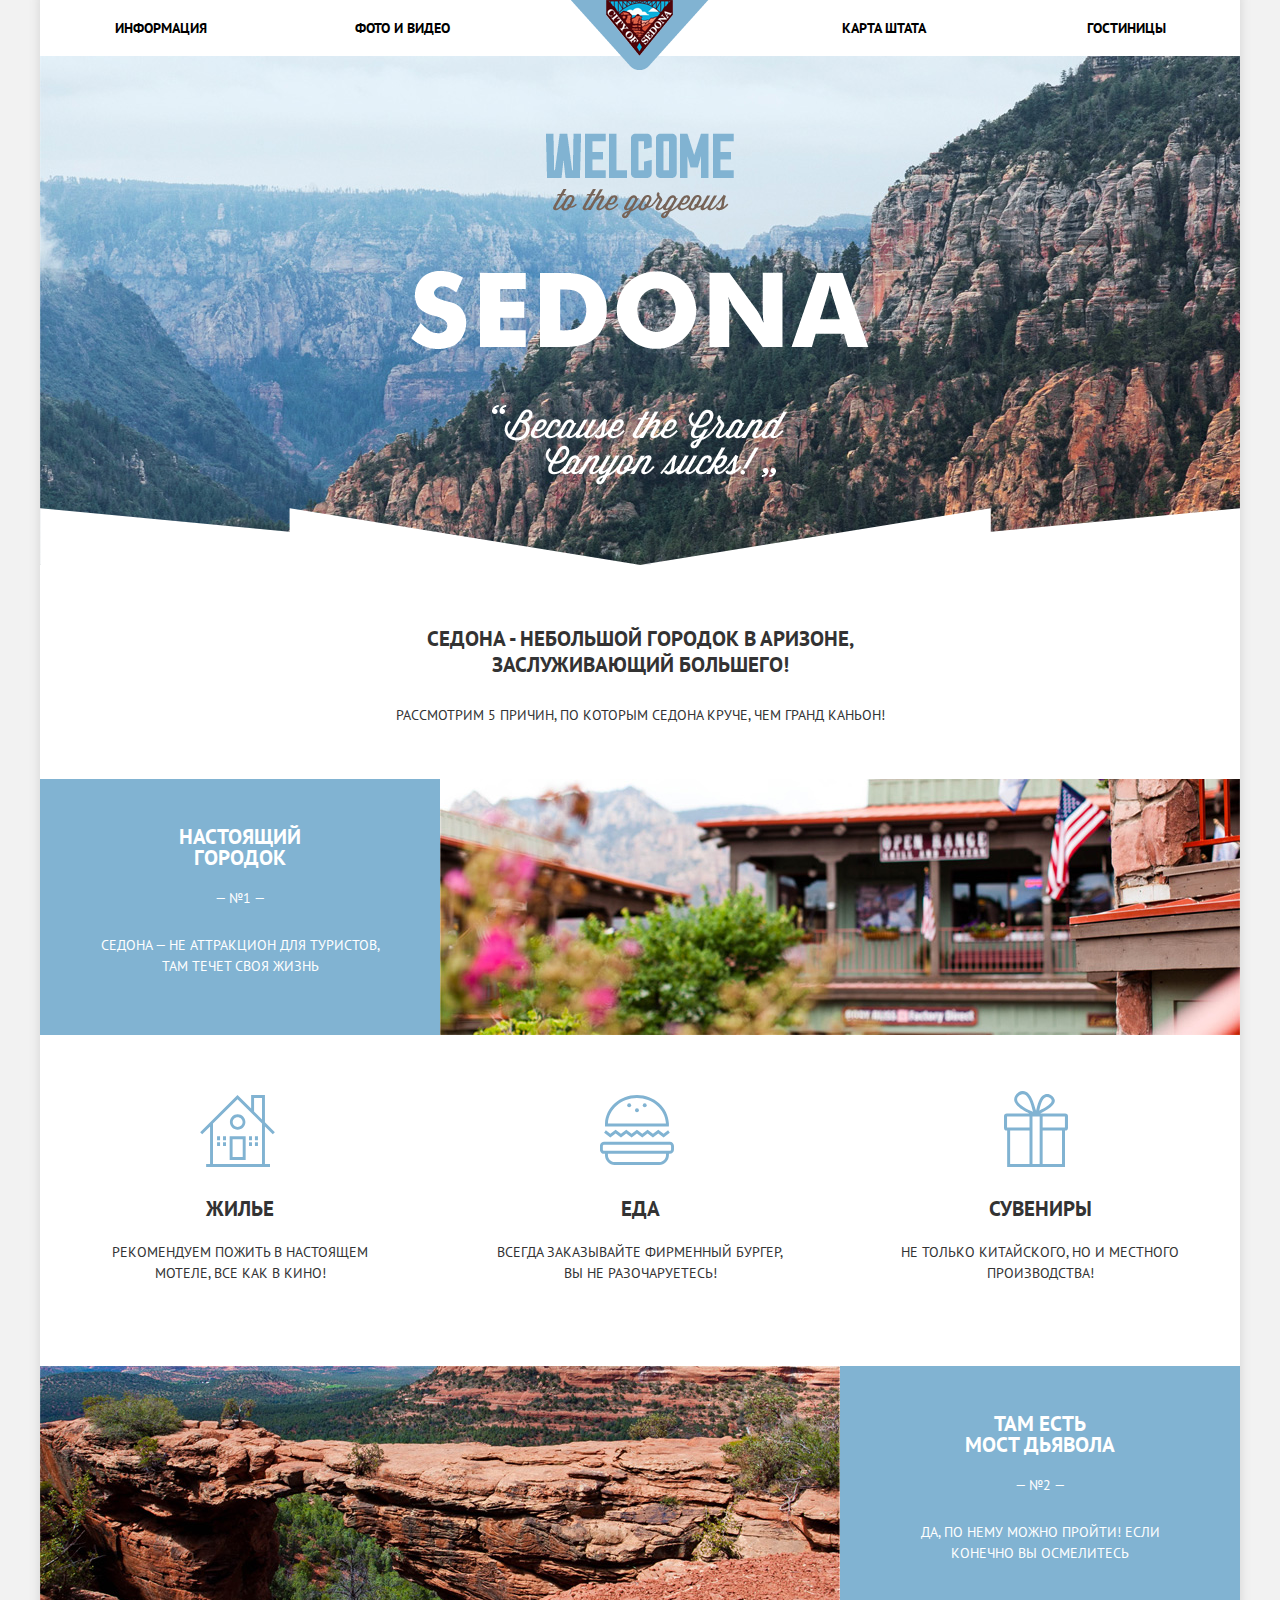
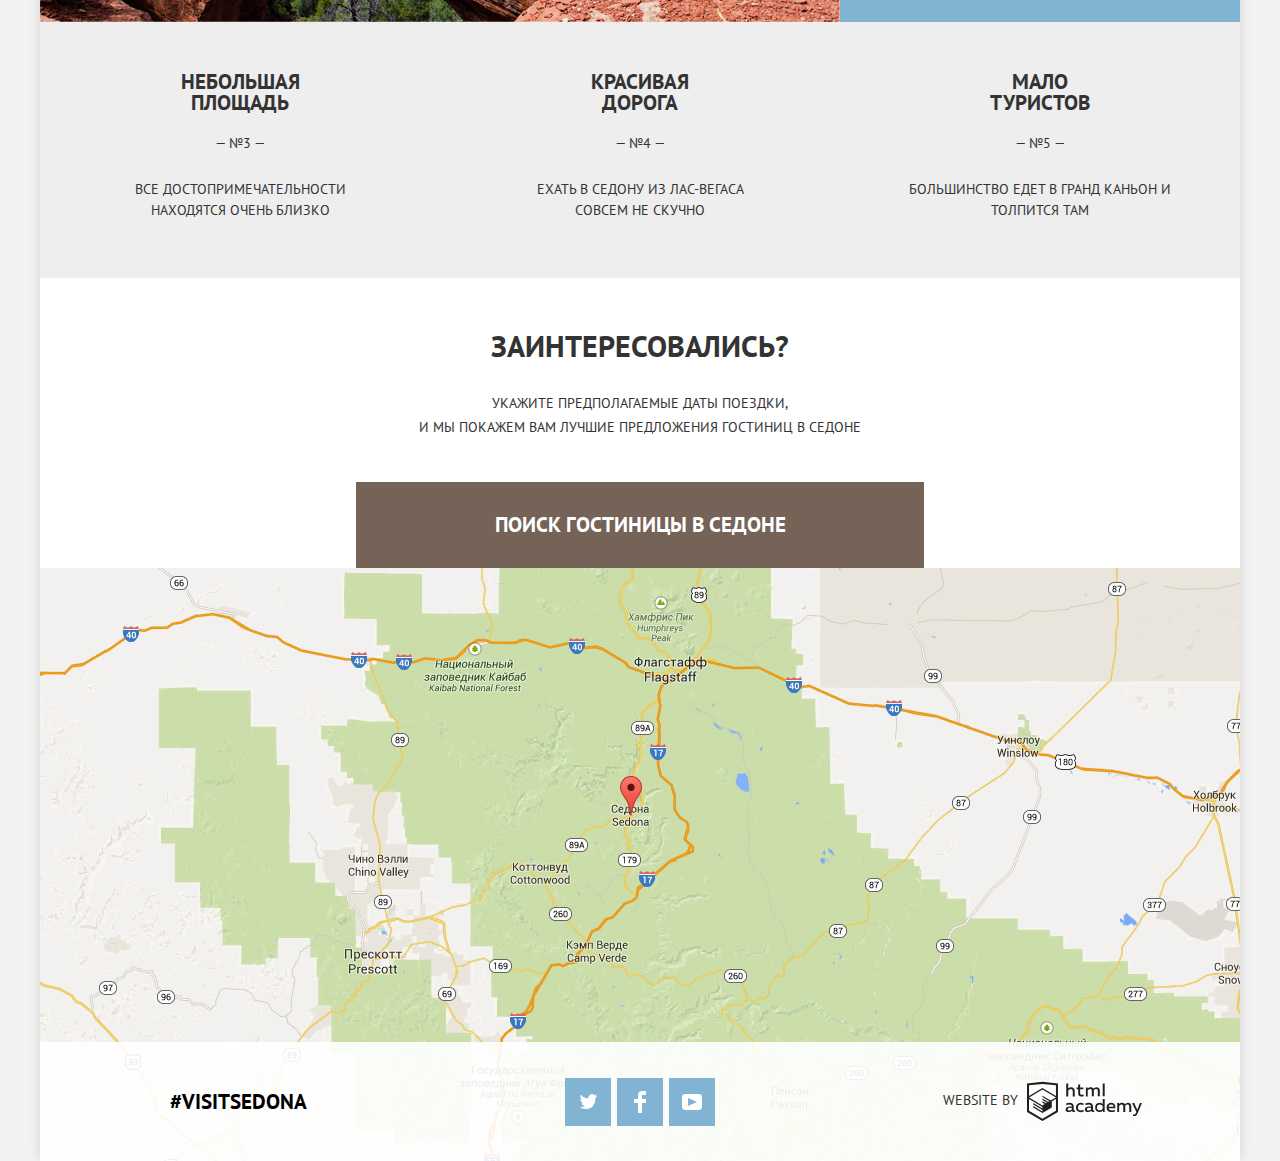
<file: index.html>
<!DOCTYPE html>
<html lang="ru">

  <head>
    <meta charset="utf-8">
    <title>HTML Academy: Седона</title>
    <link href="https://fonts.googleapis.com/css?family=PT+Sans:400,700&amp;subset=cyrillic" rel="stylesheet">
    <link href="css/normalize.css" rel="stylesheet">
    <link href="css/style.min.css" rel="stylesheet">
  </head>

  <body>
    <div class="main-wrapper">
      <header class="main-header">
        <nav class="main-navigation">
          <a class="main-header-logo">
            <span class="visually-hidden">Логотип города Седона</span>
            <img src="img/logo.png" width="138" height="70" alt="Логотип города Sedona">
          </a>
          <ul class="site-navigation">
            <li><a href="info.html">Информация</a></li>
            <li><a href="photo-video.html">Фото и видео</a></li>
            <li><a href="map-state.html">Карта штата</a></li>
            <li><a href="hotels.html">Гостиницы</a></li>
          </ul>
        </nav>
        <div class="promo">
          <img class="promo-title" src="img/promo-text.png" width="458" height="352" alt="welcome to the georgeous because the grand canyon sucks">
        </div>
      </header>
      <main class="main-content">
        <h1 class="visually-hidden">Город Sedona</h1>
        <header class="definition">
          <p class="definition-title">Седона - небольшой городок в аризоне, заслуживающий большего!</p>
          <p class="definition-reason">
          Рассмотрим 5 причин, по которым Седона круче, чем гранд каньон!</p>
        </header>
        <div class="reason">
          <div class="reason-wrapper">
            <b>Настоящий городок</b>
            <p class="reason-item">— №1 —</p>
            <p class="reason-item">Седона — не аттракцион для туристов, там течет своя жизнь</p>
          </div>
          <img src="img/first-reason-image.jpg" alt="Жилье в Седоне" width="800" height="256">
        </div>
        <div class="features">
          <ul class="features-list">
            <li class="features-item">
              <b class="housing">Жилье</b>
              <p>Рекомендуем пожить в настоящем мотеле, все как в кино!</p>
            </li>
            <li class="features-item">
              <b class="food">Еда</b>
              <p>Всегда заказывайте фирменный бургер, Вы не разочаруетесь!</p>
            </li>
            <li class="features-item">
              <b class="souvenirs">Сувениры</b>
              <p>Не только китайского, но и местного производства!</p>
            </li>
          </ul>
        </div>
        <div class="reason bridge">
          <div class="reason-wrapper">
            <b><span>Там есть</span> мост дьявола</b>
            <p class="reason-item">— №2 —</p>
            <p class="reason-item">Да, по нему можно пройти! Если конечно вы осмелитесь</p>
          </div>
          <img src="img/second-reason-image.jpg" alt="Горы Седоны" width="800" height="256">
        </div>
        <div class="short-reasons">
          <ul class="short-reasons-list">
            <li class="short-reasons-item">
              <b>Небольшая площадь</b>
              <p>— №3 —</p>
              <p>все достопримечательности находятся очень близко</p>
            </li>
            <li class="short-reasons-item">
              <b>Красивая дорога</b>
              <p>— №4 —</p>
              <p>ехать в седону из лас-вегаса совсем не скучно</p>
            </li>
            <li class="short-reasons-item">
              <b>Мало туристов</b>
              <p>— №5 —</p>
              <p>большинство едет в гранд каньон и толпится там</p>
            </li>
          </ul>
        </div>
        <section class="proposal">
          <div class="proposal-conditions">
            <h2>Заинтересовались?</h2>
            <p><span>Укажите предполагаемые даты поездки,</span>и мы покажем вам лучшие предложения гостиниц в седоне</p>
            <button class="proposal-button" type="button">Поиск гостиницы в Седоне</button>
          </div>
          <div class="trip">
            <form method="get" action="https://echo.htmlacademy.ru">
              <p class="check">
                <label class="trip-title" for="check-in">Дата заезда:</label>
                <button type="button" class="icon-calendar-in">
                  <span class="visually-hidden">выбрать дату</span>
                  <svg xmlns="http://www.w3.org/2000/svg" width="21" height="22" viewBox="0 0 21 22"><path d="M19.251 2.025h-2.845V.648c0-.381-.294-.689-.656-.689-.363 0-.656.308-.656.689v1.377h-3.938V.648c0-.381-.294-.689-.655-.689-.363 0-.657.308-.657.689v1.377H5.906V.648c0-.381-.294-.689-.656-.689-.363 0-.657.308-.657.689v1.377H1.75C.784 2.025 0 2.847 0 3.862v16.302C0 21.179.784 22 1.75 22h17.501c.966 0 1.749-.821 1.749-1.836V3.862c0-1.015-.783-1.837-1.749-1.837zm.437 18.139a.448.448 0 0 1-.437.459H1.75a.45.45 0 0 1-.438-.459V3.862a.45.45 0 0 1 .438-.459h2.844v1.378c0 .381.294.689.657.689.362 0 .656-.308.656-.689V3.403h3.938v1.378c0 .381.294.689.657.689.361 0 .655-.308.655-.689V3.403h3.938v1.378c0 .381.293.689.656.689.362 0 .656-.308.656-.689V3.403h2.845c.241 0 .437.206.437.459v16.302z"/><path d="M4.594 8.225h2.625v2.066H4.594zM4.594 11.668h2.625v2.067H4.594zM4.594 15.112h2.625v2.066H4.594zM9.188 15.112h2.625v2.066H9.188zM9.188 11.668h2.625v2.067H9.188zM9.188 8.225h2.625v2.066H9.188zM13.781 15.112h2.625v2.066h-2.625zM13.781 11.668h2.625v2.067h-2.625zM13.781 8.225h2.625v2.066h-2.625z"/>
                  </svg>
                </button>
                <input class="check-input" type="text" name="check-in" placeholder="24 апреля 2017" id="check-in">
              </p>
              <p class="check out">
                <label class="trip-title" for="check-out">Дата выезда:</label>
                <button type="button" class="icon-calendar-out">
                  <span class="visually-hidden">выбрать дату</span>
                  <svg xmlns="http://www.w3.org/2000/svg" width="21" height="22" viewBox="0 0 21 22"><path d="M19.251 2.025h-2.845V.648c0-.381-.294-.689-.656-.689-.363 0-.656.308-.656.689v1.377h-3.938V.648c0-.381-.294-.689-.655-.689-.363 0-.657.308-.657.689v1.377H5.906V.648c0-.381-.294-.689-.656-.689-.363 0-.657.308-.657.689v1.377H1.75C.784 2.025 0 2.847 0 3.862v16.302C0 21.179.784 22 1.75 22h17.501c.966 0 1.749-.821 1.749-1.836V3.862c0-1.015-.783-1.837-1.749-1.837zm.437 18.139a.448.448 0 0 1-.437.459H1.75a.45.45 0 0 1-.438-.459V3.862a.45.45 0 0 1 .438-.459h2.844v1.378c0 .381.294.689.657.689.362 0 .656-.308.656-.689V3.403h3.938v1.378c0 .381.294.689.657.689.361 0 .655-.308.655-.689V3.403h3.938v1.378c0 .381.293.689.656.689.362 0 .656-.308.656-.689V3.403h2.845c.241 0 .437.206.437.459v16.302z"/><path d="M4.594 8.225h2.625v2.066H4.594zM4.594 11.668h2.625v2.067H4.594zM4.594 15.112h2.625v2.066H4.594zM9.188 15.112h2.625v2.066H9.188zM9.188 11.668h2.625v2.067H9.188zM9.188 8.225h2.625v2.066H9.188zM13.781 15.112h2.625v2.066h-2.625zM13.781 11.668h2.625v2.067h-2.625zM13.781 8.225h2.625v2.066h-2.625z"/>
                  </svg>
                </button>
                <input class="check-input" type="text" name="check-out" placeholder="4 июля 2017" id="check-out">
              </p>
              <div class="quantity-block">
                <p class="quantity">
                  <label class="trip-title" for="adult">Взрослые:</label>
                  <button type="button" class="trip-title-button minus">
                    <span class="visually-hidden">меньше</span>
                    <svg width="15" height="15">
                      <line x1="1" y1="10" x2="13" y2="10" stroke-width="3"/>
                    </svg>
                  </button>
                  <input class="quantity-input" type="text" name="adult" value="2" id="adult">
                  <button type="button" class="trip-title-button">
                    <span class="visually-hidden">больше</span>
                    <svg width="15" height="15">
                      <line x1="1" y1="9" x2="13" y2="9" stroke-width="3" />
                      <line x1="7" y1="3" x2="7" y2="15" stroke-width="3" />
                    </svg>
                  </button>
                </p>
                <p class="quantity children">
                  <label class="trip-title" for="children">Дети:</label>
                  <button type="button" class="trip-title-button minus">
                    <span class="visually-hidden">меньше</span>
                    <svg width="15" height="15">
                      <line x1="1" y1="10" x2="13" y2="10" stroke-width="3"/>
                    </svg>
                  </button>
                  <input class="quantity-input" type="text" id="children" value="0" name="children">
                  <button type="button" class="trip-title-button">
                    <span class="visually-hidden">больше</span>
                    <svg width="15" height="15">
                      <line x1="1" y1="9" x2="13" y2="9" stroke-width="3" />
                      <line x1="7" y1="3" x2="7" y2="15" stroke-width="3" />
                    </svg>
                  </button>
                </p>
              </div>
              <button type="submit" class="trip-find-button">Найти</button>
            </form>
          </div>
        </section>
      </main>
      <footer class="main-footer">
        <section class="map">
          <h2 class="visually-hidden">Как до нас добраться</h2>
          <div class="map-interactive">
            <iframe src="https://www.google.com/maps/embed?pb=!1m14!1m8!1m3!1d3352651.3641537316!2d-111.795138!3d34.854378!3m2!1i1024!2i768!4f13.1!3m3!1m2!1s0x872da132f942b00d%3A0x5548c523fa6c8efd!2z0KHQtdC00L7QvdCwLCDQkNGA0LjQt9C-0L3QsCA4NjMzNiwg0KHQqNCQ!5e0!3m2!1sru!2sru!4v1522266431979" width="1200" height="593" allowfullscreen>
            </iframe>
            <figure class="reason-image">
              <img src="img/map.jpg" alt="США, штат Аризона, город Седона" width="1200" height="593">
            </figure>
          </div>
        </section>
        <section class="main-footer-contacts">
          <h2 class="visually-hidden">Наши контакты</h2>
          <a class="footer-heshteg" href="visit-sedona.html">#visitsedona</a>
          <ul class="footer-social">
            <li>
              <a class="social-button twitter" href="twitter.html">
                <span class="visually-hidden">twitter</span>
                <svg xmlns="http://www.w3.org/2000/svg" xmlns:xlink="http://www.w3.org/1999/xlink" width="17" height="15" viewBox="0 0 17 15"><path fill="#FFF" d="M10.95.144c1.685-.496 2.984.27 3.577 1.179.673-.231 1.331-.481 2.011-.708a2.345 2.345 0 0 1-.857 1.768c.685.17 1.304-.491 1.304-.491-.169 1-1.006 1.788-1.563 2.024-.231 6.75-3.175 11.217-10.077 11.082h-.446c-.41 0-4.164-.46-4.898-1.887 2.271.196 3.893-.422 4.693-1.177-.96-.3-2.679-.477-2.979-2.95.349.106.564.228 1.19.119C1.705 8.247.374 7.53.448 5.33c.285.328 1.067.536 1.34.472C1.085 5.561-.182 2.442.894.85c1.818 1.854 3.735 3.606 7.152 3.773C8.254 2.33 9.183.793 10.95.144z"/>
                </svg>
              </a>
            </li>
            <li>
              <a class="social-button facebook" href="facebook.html">
                <span class="visually-hidden">facebook</span>
                <svg xmlns="http://www.w3.org/2000/svg" width="12" height="22" viewBox="0 0 12 22"><path fill="#FFF" d="M12 4V0H8a4 4 0 0 0-4 4v4H0v4h4v10h4V12h4V8H8V4h4z"/>
                </svg>
              </a>
            </li>
            <li>
              <a class="social-button youtube" href="youtube.html">
                <span class="visually-hidden">youtube</span>
                <svg xmlns="http://www.w3.org/2000/svg" xmlns:xlink="http://www.w3.org/1999/xlink" width="20" height="16" viewBox="0 0 20 16"><path fill="#FFF" d="M17 0H3C1.35 0 0 1.35 0 3v10c0 1.65 1.35 3 3 3h14c1.65 0 3-1.35 3-3V3c0-1.65-1.35-3-3-3zM6.027 11.998V4.002L15.014 8l-8.987 3.998z"/>
                </svg>
              </a>
            </li>
          </ul>
          <div class="footer-made">
            <b>website by</b>
            <a class="button" href="https://htmlacademy.ru/intensive/htmlcss">
              <svg id="Layer_1" data-name="Layer 1" xmlns="http://www.w3.org/2000/svg" width="115" height="41" viewBox="0 0 108.08 36.85">
                <title>HTML Academy</title>
                <path d="M44.61,26.88a2,2,0,0,0,.55-0.1v1.33a3.25,3.25,0,0,1-1.18.21,1.67,1.67,0,0,1-1.67-1,4.84,4.84,0,0,1-3.14,1.08c-1.51,0-2.91-.83-2.91-2.55,0-2.13,2-2.79,3.71-2.79a11.08,11.08,0,0,1,2.17.25v-0.3c0-1-.76-1.77-2.19-1.77a7.42,7.42,0,0,0-3,.64v-1.7a10.21,10.21,0,0,1,3.19-.55c2.36,0,3.81,1.12,3.81,3.65v3a0.54,0.54,0,0,0,.49.59h0.17Zm-6.44-1.13A1.35,1.35,0,0,0,39.63,27h0.11a3.39,3.39,0,0,0,2.41-1V24.58a9.72,9.72,0,0,0-1.81-.21c-1,0-2.16.33-2.16,1.38h0Zm12.36-6.11a5,5,0,0,1,2.57.64V22a4.08,4.08,0,0,0-2.3-.7,2.75,2.75,0,1,0,0,5.49,5,5,0,0,0,2.43-.64v1.71a6.27,6.27,0,0,1-2.76.57A4.21,4.21,0,0,1,46,24.51q0-.21,0-0.41a4.32,4.32,0,0,1,4.18-4.46h0.38Zm12.17,7.24a2,2,0,0,0,.55-0.1v1.33a3.25,3.25,0,0,1-1.18.21,1.67,1.67,0,0,1-1.67-1,4.84,4.84,0,0,1-3.14,1.08c-1.51,0-2.91-.83-2.91-2.55,0-2.13,2-2.79,3.71-2.79a11.08,11.08,0,0,1,2.17.25v-0.3c0-1-.76-1.77-2.19-1.77a7.42,7.42,0,0,0-3,.64v-1.7a10.21,10.21,0,0,1,3.19-.55c2.36,0,3.81,1.12,3.81,3.65v3a0.54,0.54,0,0,0,.49.59h0.17Zm-6.44-1.13A1.35,1.35,0,0,0,57.73,27h0.11a3.39,3.39,0,0,0,2.41-1V24.58a9.72,9.72,0,0,0-1.81-.21c-1.06,0-2.16.33-2.16,1.38h0ZM73,16V28.2H71.35V26.88a3.88,3.88,0,0,1-3.19,1.54,4.4,4.4,0,0,1,0-8.78,3.81,3.81,0,0,1,3,1.3V16H73Zm-4.53,5.22a2.76,2.76,0,1,0,0,5.52A2.86,2.86,0,0,0,71.15,25V23A2.91,2.91,0,0,0,68.49,21.27ZM79,19.64c3.31,0,4.46,2.68,3.92,5.09H76.7c0.21,1.5,1.67,2.11,3.19,2.11a6.11,6.11,0,0,0,2.64-.59v1.6a7.14,7.14,0,0,1-3,.57C77,28.42,74.78,27,74.78,24a4.18,4.18,0,0,1,4-4.39H79Zm0.09,1.54a2.28,2.28,0,0,0-2.44,2.1v0.06H81.3A2,2,0,0,0,79.13,21.18Zm5.73,7V19.87h1.65v1a3.81,3.81,0,0,1,2.78-1.27A2.86,2.86,0,0,1,91.89,21a4.12,4.12,0,0,1,2.91-1.33A3.06,3.06,0,0,1,98,23V28.2h-1.9V23.05a1.59,1.59,0,0,0-1.42-1.75H94.42a2.8,2.8,0,0,0-2.07,1.12V28.2h-1.9V23.05A1.59,1.59,0,0,0,89,21.31H88.8a3,3,0,0,0-2.21,1.29v5.63H84.86Zm21.31-8.33h1.9l-3.91,9.46c-0.9,2.17-2.09,2.86-3.35,2.86a4.76,4.76,0,0,1-1.1-.14V30.46a2.86,2.86,0,0,0,.85.12c0.9,0,1.58-.64,2.07-1.9l0.17-.42-4-8.4h2l2.86,6.29ZM38.73,1.46V6.22a3.81,3.81,0,0,1,2.7-1.14,3.25,3.25,0,0,1,3.44,3.4v5.15H43V8.72a1.81,1.81,0,0,0-1.61-2h-0.3a2.93,2.93,0,0,0-2.32,1.39v5.52h-1.9V1.46h1.9ZM49.94,2.31v3h3V6.91h-3v3.81c0,1.1.5,1.46,1.58,1.46a4.49,4.49,0,0,0,1.69-.33v1.6A6.8,6.8,0,0,1,51,13.8a2.55,2.55,0,0,1-2.86-2.74V6.89H46.58V5.26h1.5V2.74Zm5.4,11.31V5.28H57v1A3.81,3.81,0,0,1,59.77,5a2.86,2.86,0,0,1,2.6,1.33A4.12,4.12,0,0,1,65.28,5,3.06,3.06,0,0,1,68.44,8.4v5.21h-1.9V8.46a1.59,1.59,0,0,0-1.42-1.75H64.89a2.8,2.8,0,0,0-2.07,1.12v5.78h-1.9V8.46A1.59,1.59,0,0,0,59.5,6.71H59.27A3,3,0,0,0,57.06,8v5.63H55.34ZM71.17,1.45H73V13.6H71.17V1.45ZM14.71,0H14.55L0,1.54V28.21l14.55,8.66,14.55-8.66V1.54Zm12.5,27.1L14.55,34.64,1.9,27.12V16.18l12.59,7.5V25L5.86,19.9v1.31l8.68,5.21v1.39L5.87,22.65V24l8.68,5.21,8.75-5.24V18.31L27.2,16V27.12Zm0-12.53-3.48,2-1.6,1L14.51,13v1.31L21,18.23H21l-0.14.09-1,.54-5.37-3.2V17l4.24,2.52-1,.67-3.2-1.9v1.31l2.1,1.24L14.5,22.1,2,14.65,14.51,7.11Zm0-1.32L14.49,5.76,1.91,13.25v-10L14.56,1.92,27.21,3.25v10h0Z" transform="translate(0 -0.02)" fill="#231f20"/>
              </svg>
            </a>
          </div>
        </section>
      </footer>
    </div>
    <script src="js/picturefill.js" async></script>
    <script src="js/popup.min.js"></script>
  </body>

</html>
</file>
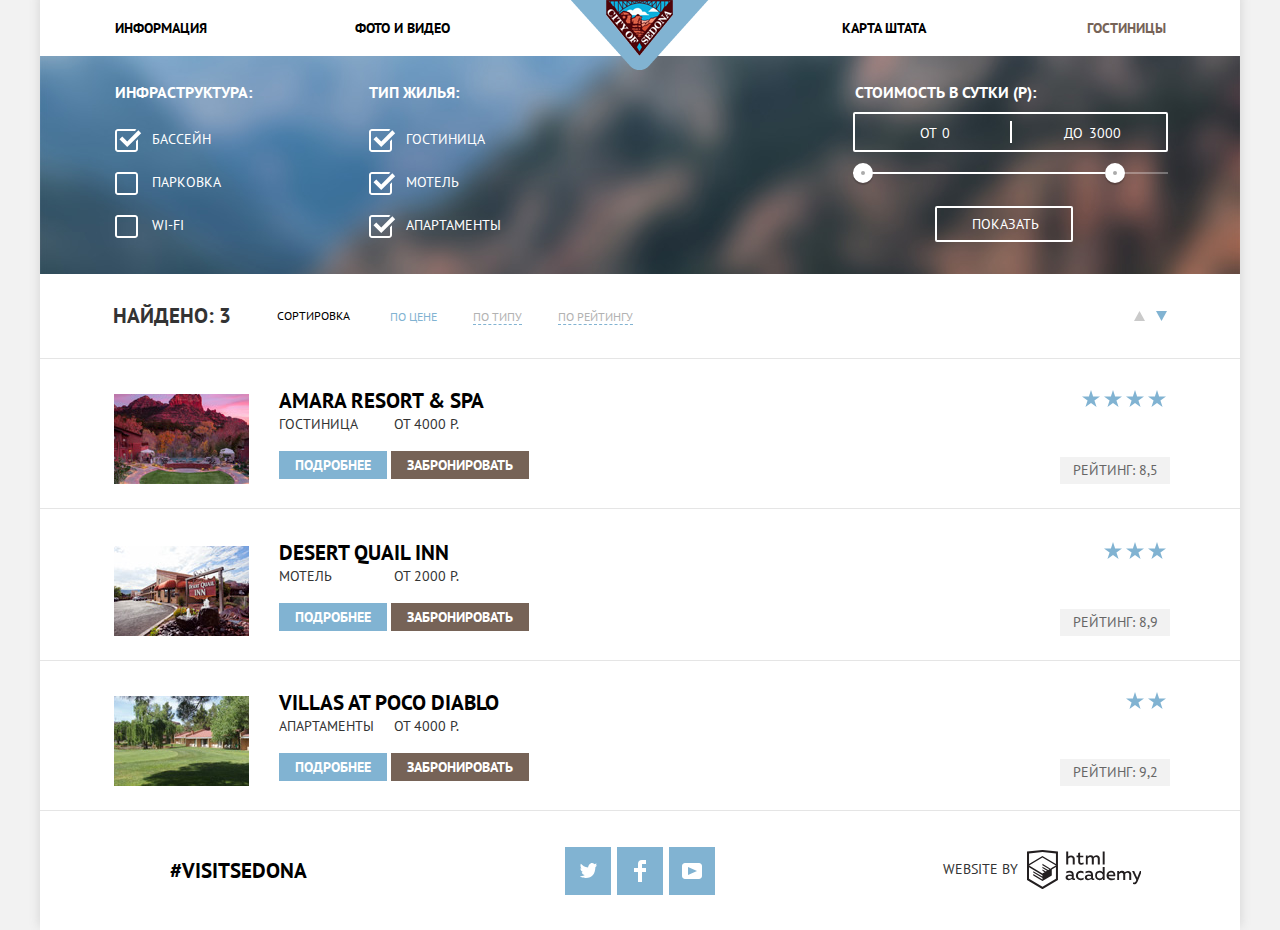
<file: hotels.html>
<!DOCTYPE html>
<html lang="ru">

<head>
  <meta charset="utf-8">
  <title>"HTML Academy: Гостиницы Седоны"</title>
  <link href="https://fonts.googleapis.com/css?family=PT+Sans:400,700&amp;subset=cyrillic" rel="stylesheet">
  <link href="css/normalize.css" rel="stylesheet">
  <link href="css/style.min.css" rel="stylesheet">
</head>

<body>
  <div class="main-wrapper">
    <header class="main-header">
      <nav class="main-navigation">
        <a href="index.html" class="main-header-logo">
          <span class="visually-hidden">Логотип города Седона</span>
          <img src="img/logo.png" width="138" height="70" alt="Логотип города Sedona">
        </a>
        <ul class="site-navigation">
          <li><a href="info.html">Информация</a></li>
          <li><a href="photo-video.html">Фото и видео</a></li>
          <li><a href="map-state.html">Карта штата</a></li>
          <li><a class="link-active" href="hotels.html">Гостиницы</a></li>
        </ul>
      </nav>
    </header>
      <main class="main-content">
        <h1 class="visually-hidden">Подбор отелей</h1>
        <section class="filters">
          <h2 class="visually-hidden">Фильтр отелей по категориям</h2>
          <form class="filter" method="get" action="https://echo.htmlacademy.ru">
            <div class="filter-wrap">
              <fieldset class="caption">
                <legend>Инфраструктура:</legend>
                  <ul class="filter-infrastructure">
                    <li class="filter-checkbox">
                      <input class="filter-input filter-input-checkbox" type="checkbox" name="pool" id="filter-checkbox-pool" checked>
                      <label for="filter-checkbox-pool">Бассейн</label>
                    </li>
                    <li class="filter-checkbox">
                      <input class="filter-input filter-input-checkbox" type="checkbox" name="parking" id="filter-checkbox-parking">
                      <label for="filter-checkbox-parking">Парковка</label>
                    </li>
                    <li class="filter-checkbox">
                      <input class="filter-input filter-input-checkbox" type="checkbox" name="wi-fi" id="filter-checkbox-wi-fi">
                    <label for="filter-checkbox-wi-fi">Wi-Fi</label>
                    </li>
                  </ul>
              </fieldset>
            </div>
            <div class="filter-wrap-housing">
              <fieldset class="caption">
                <legend>Тип жилья:</legend>
                <ul class="filter-housing">
                  <li class="filter-checkbox">
                    <input class="filter-input filter-input-checkbox" type="checkbox" name="hotel" id="filter-checkbox-hotel" checked>
                    <label for="filter-checkbox-hotel">Гостиница</label>
                  </li>
                  <li class="filter-checkbox">
                    <input class="filter-input filter-input-checkbox" type="checkbox" name="motel" id="filter-checkbox-motel" checked >
                    <label for="filter-checkbox-motel">Мотель</label>
                  </li>
                  <li class="filter-checkbox">
                    <input class="filter-input filter-input-checkbox" type="checkbox" name="apartment" id="filter-checkbox-apartment" checked>
                    <label for="filter-checkbox-apartment">Апартаменты</label>
                  </li>
                </ul>
              </fieldset>
            </div>
            <div class="filter-range">
              <div class="filter-range-title">Стоимость в сутки (р):</div>
              <div class="price-controls">
                <label class="min-price">от <input type="text" name="min-price" value="0"></label>
                <label class="max-price">до <input type="text" name="max-price" value="3000"></label>
              </div>
              <div class="range-controls">
                <div class="scale">
                  <div class="bar"></div>
                </div>
                <div class="range-toggle range-toggle-min"></div>
                <div class="range-toggle range-toggle-max"></div>
              </div>
              <a class="btn-transparent" href="filter.html">Показать</a>
            </div>
          </form>
        </section>
        <section class="hotels">
          <div class="sorting">
            <p class="sorting-results">Найдено: 3</p>
            <p class="sorting-head">Сортировка</p>
            <ul class="sorting-list">
              <li><a class="sorting-link active" href="price.html">По цене</a></li>
              <li><a class="sorting-link" href="type.html">По типу</a></li>
              <li><a class="sorting-link" href="rating.html">По рейтингу</a></li>
            </ul>
            <div class="sorting-arrows">
              <a href="sorting-arrow-up.html" class="sorting-arrow-up" aria-label="Стрелка вверх">
                <span class="visually-hidden">сортировка по наибольшему</span>
                <svg xmlns="http://www.w3.org/2000/svg" width="11" height="10" viewBox="0 0 11 10"><path fill="#cacaca" d="M5.5 0L0 10h11z"/>
                </svg>
              </a>
              <a href="sorting-arrow-down.html" class="sorting-arrow-down active" aria-label="Стрелка вниз">
                <span class="visually-hidden">сортировка по наименьшему</span>
                <svg xmlns="http://www.w3.org/2000/svg" width="11" height="10" viewBox="0 0 11 10"><path fill="#cacaca" d="M5.5 10L0 0h11"/>
                </svg>
              </a>
            </div>
            </div>
              <h2 class="visually-hidden">Список отелей</h2>
              <ul class="hotels-list">
                <li class="hotels-item">
                  <p class="hotels-item-image">
                    <a href="hotels-item.html">
                      <span class="visually-hidden">Отель Amara Resort and Spa</span>
                      <img src="img/amara-hotel.jpg" width="135" height="90" alt="Отель Amara Resort and Spa">
                    </a>
                  </p>
                  <div class="hotels-wrap">
                    <a href="amara-hotel.html" class="hotels-title"><h3>Amara Resort & Spa</h3></a>
                    <p class="hotels-item-motel-price">
                      <span>Гостиница</span>
                      <span>от 4000 р.</span>
                    </p>
                    <p class="hotels-item-buttons">
                      <a href="#" class="btn-further">Подробнее</a>
                      <a href="#" class="btn-reserve">Забронировать</a>
                    </p>
                  </div>
                  <div class="hotel-rating">
                    <div class="rating-stars" aria-label="4 звезды">
                      <i class="icon-star"></i>
                      <i class="icon-star"></i>
                      <i class="icon-star"></i>
                      <i class="icon-star"></i>
                    </div>
                    <p class="rating-numbers">Рейтинг: 8,5</p>
                  </div>
                </li>
                <li class="hotels-item">
                  <p class="hotels-item-image">
                    <a href="hotels-item.html">
                      <span class="visually-hidden">Мотель Desert Quail Inn</span>
                      <img src="img/desert-hotel.jpg" width="135" height="90" alt="Мотель Desert Quail Inn">
                    </a>
                  </p>
                  <div class="hotels-wrap">
                    <a href="desert-hotel.html" class="hotels-title"><h3>Desert Quail Inn</h3></a>
                    <p class="hotels-item-motel-price">
                      <span>Мотель</span>
                      <span>от 2000 р.</span>
                    </p>
                    <p class="hotels-item-buttons">
                      <a href="#" class="btn-further">Подробнее</a>
                      <a href="#" class="btn-reserve">Забронировать</a>
                    </p>
                  </div>
                  <div class="hotel-rating">
                    <div class="rating-stars" aria-label="2 звезды">
                      <i class="icon-star"></i>
                      <i class="icon-star"></i>
                      <i class="icon-star"></i>
                    </div>
                    <p class="rating-numbers">Рейтинг: 8,9</p>
                  </div>
                </li>
                <li class="hotels-item">
                  <p class="hotels-item-image">
                    <a href="hotels-item.html">
                      <span class="visually-hidden">Апартаменты Villas at Poco Diablo</span>
                      <img src="img/villas-hotel.jpg" width="135" height="90" alt="Апартаменты Villas at Poco Diablo">
                    </a>
                  </p>
                  <div class="hotels-wrap">
                    <a href="villas-hotel.html" class="hotels-title"><h3>Villas at Poco Diablo</h3></a>
                    <p class="hotels-item-motel-price">
                      <span>Апартаменты</span>
                      <span>от 4000 р.</span>
                    </p>
                    <p class="hotels-item-buttons">
                      <a href="#" class="btn-further">Подробнее</a>
                      <a href="#" class="btn-reserve">Забронировать</a>
                    </p>
                  </div>
                  <div class="hotel-rating">
                    <div class="rating-stars" aria-label="3 звезды">
                      <i class="icon-star"></i>
                      <i class="icon-star"></i>
                    </div>
                    <p class="rating-numbers">Рейтинг: 9,2</p>
                  </div>
                </li>
              </ul>
            </section>
          </main>
          <footer class="main-footer-contacts">
            <a class="footer-heshteg" href="visit-sedona.html">#visitsedona</a>
            <ul class="footer-social">
              <li>
                <a class="social-button twitter" href="twitter.html">
                  <span class="visually-hidden">twitter</span>
                  <svg xmlns="http://www.w3.org/2000/svg" xmlns:xlink="http://www.w3.org/1999/xlink" width="17" height="15" viewBox="0 0 17 15"><path fill="#FFF" d="M10.95.144c1.685-.496 2.984.27 3.577 1.179.673-.231 1.331-.481 2.011-.708a2.345 2.345 0 0 1-.857 1.768c.685.17 1.304-.491 1.304-.491-.169 1-1.006 1.788-1.563 2.024-.231 6.75-3.175 11.217-10.077 11.082h-.446c-.41 0-4.164-.46-4.898-1.887 2.271.196 3.893-.422 4.693-1.177-.96-.3-2.679-.477-2.979-2.95.349.106.564.228 1.19.119C1.705 8.247.374 7.53.448 5.33c.285.328 1.067.536 1.34.472C1.085 5.561-.182 2.442.894.85c1.818 1.854 3.735 3.606 7.152 3.773C8.254 2.33 9.183.793 10.95.144z"/>
                  </svg>
                </a>
              </li>
              <li>
                <a class="social-button facebook" href="facebook.html">
                  <span class="visually-hidden">facebook</span>
                  <svg xmlns="http://www.w3.org/2000/svg" width="12" height="22" viewBox="0 0 12 22"><path fill="#FFF" d="M12 4V0H8a4 4 0 0 0-4 4v4H0v4h4v10h4V12h4V8H8V4h4z"/>
                  </svg>
                </a>
              </li>
              <li>
                <a class="social-button youtube" href="youtube.html">
                  <span class="visually-hidden">youtube</span>
                  <svg xmlns="http://www.w3.org/2000/svg" xmlns:xlink="http://www.w3.org/1999/xlink" width="20" height="16" viewBox="0 0 20 16"><path fill="#FFF" d="M17 0H3C1.35 0 0 1.35 0 3v10c0 1.65 1.35 3 3 3h14c1.65 0 3-1.35 3-3V3c0-1.65-1.35-3-3-3zM6.027 11.998V4.002L15.014 8l-8.987 3.998z"/>
                  </svg>
                </a>
              </li>
            </ul>
            <div class="footer-made">
              <b>website by</b>
              <a class="button" href="https://htmlacademy.ru/intensive/htmlcss">
                <svg id="Layer_1" data-name="Layer 1" xmlns="http://www.w3.org/2000/svg" viewBox="0 0 108.08 36.85">
                  <title>HTML Academy</title>
                  <path d="M44.61,26.88a2,2,0,0,0,.55-0.1v1.33a3.25,3.25,0,0,1-1.18.21,1.67,1.67,0,0,1-1.67-1,4.84,4.84,0,0,1-3.14,1.08c-1.51,0-2.91-.83-2.91-2.55,0-2.13,2-2.79,3.71-2.79a11.08,11.08,0,0,1,2.17.25v-0.3c0-1-.76-1.77-2.19-1.77a7.42,7.42,0,0,0-3,.64v-1.7a10.21,10.21,0,0,1,3.19-.55c2.36,0,3.81,1.12,3.81,3.65v3a0.54,0.54,0,0,0,.49.59h0.17Zm-6.44-1.13A1.35,1.35,0,0,0,39.63,27h0.11a3.39,3.39,0,0,0,2.41-1V24.58a9.72,9.72,0,0,0-1.81-.21c-1,0-2.16.33-2.16,1.38h0Zm12.36-6.11a5,5,0,0,1,2.57.64V22a4.08,4.08,0,0,0-2.3-.7,2.75,2.75,0,1,0,0,5.49,5,5,0,0,0,2.43-.64v1.71a6.27,6.27,0,0,1-2.76.57A4.21,4.21,0,0,1,46,24.51q0-.21,0-0.41a4.32,4.32,0,0,1,4.18-4.46h0.38Zm12.17,7.24a2,2,0,0,0,.55-0.1v1.33a3.25,3.25,0,0,1-1.18.21,1.67,1.67,0,0,1-1.67-1,4.84,4.84,0,0,1-3.14,1.08c-1.51,0-2.91-.83-2.91-2.55,0-2.13,2-2.79,3.71-2.79a11.08,11.08,0,0,1,2.17.25v-0.3c0-1-.76-1.77-2.19-1.77a7.42,7.42,0,0,0-3,.64v-1.7a10.21,10.21,0,0,1,3.19-.55c2.36,0,3.81,1.12,3.81,3.65v3a0.54,0.54,0,0,0,.49.59h0.17Zm-6.44-1.13A1.35,1.35,0,0,0,57.73,27h0.11a3.39,3.39,0,0,0,2.41-1V24.58a9.72,9.72,0,0,0-1.81-.21c-1.06,0-2.16.33-2.16,1.38h0ZM73,16V28.2H71.35V26.88a3.88,3.88,0,0,1-3.19,1.54,4.4,4.4,0,0,1,0-8.78,3.81,3.81,0,0,1,3,1.3V16H73Zm-4.53,5.22a2.76,2.76,0,1,0,0,5.52A2.86,2.86,0,0,0,71.15,25V23A2.91,2.91,0,0,0,68.49,21.27ZM79,19.64c3.31,0,4.46,2.68,3.92,5.09H76.7c0.21,1.5,1.67,2.11,3.19,2.11a6.11,6.11,0,0,0,2.64-.59v1.6a7.14,7.14,0,0,1-3,.57C77,28.42,74.78,27,74.78,24a4.18,4.18,0,0,1,4-4.39H79Zm0.09,1.54a2.28,2.28,0,0,0-2.44,2.1v0.06H81.3A2,2,0,0,0,79.13,21.18Zm5.73,7V19.87h1.65v1a3.81,3.81,0,0,1,2.78-1.27A2.86,2.86,0,0,1,91.89,21a4.12,4.12,0,0,1,2.91-1.33A3.06,3.06,0,0,1,98,23V28.2h-1.9V23.05a1.59,1.59,0,0,0-1.42-1.75H94.42a2.8,2.8,0,0,0-2.07,1.12V28.2h-1.9V23.05A1.59,1.59,0,0,0,89,21.31H88.8a3,3,0,0,0-2.21,1.29v5.63H84.86Zm21.31-8.33h1.9l-3.91,9.46c-0.9,2.17-2.09,2.86-3.35,2.86a4.76,4.76,0,0,1-1.1-.14V30.46a2.86,2.86,0,0,0,.85.12c0.9,0,1.58-.64,2.07-1.9l0.17-.42-4-8.4h2l2.86,6.29ZM38.73,1.46V6.22a3.81,3.81,0,0,1,2.7-1.14,3.25,3.25,0,0,1,3.44,3.4v5.15H43V8.72a1.81,1.81,0,0,0-1.61-2h-0.3a2.93,2.93,0,0,0-2.32,1.39v5.52h-1.9V1.46h1.9ZM49.94,2.31v3h3V6.91h-3v3.81c0,1.1.5,1.46,1.58,1.46a4.49,4.49,0,0,0,1.69-.33v1.6A6.8,6.8,0,0,1,51,13.8a2.55,2.55,0,0,1-2.86-2.74V6.89H46.58V5.26h1.5V2.74Zm5.4,11.31V5.28H57v1A3.81,3.81,0,0,1,59.77,5a2.86,2.86,0,0,1,2.6,1.33A4.12,4.12,0,0,1,65.28,5,3.06,3.06,0,0,1,68.44,8.4v5.21h-1.9V8.46a1.59,1.59,0,0,0-1.42-1.75H64.89a2.8,2.8,0,0,0-2.07,1.12v5.78h-1.9V8.46A1.59,1.59,0,0,0,59.5,6.71H59.27A3,3,0,0,0,57.06,8v5.63H55.34ZM71.17,1.45H73V13.6H71.17V1.45ZM14.71,0H14.55L0,1.54V28.21l14.55,8.66,14.55-8.66V1.54Zm12.5,27.1L14.55,34.64,1.9,27.12V16.18l12.59,7.5V25L5.86,19.9v1.31l8.68,5.21v1.39L5.87,22.65V24l8.68,5.21,8.75-5.24V18.31L27.2,16V27.12Zm0-12.53-3.48,2-1.6,1L14.51,13v1.31L21,18.23H21l-0.14.09-1,.54-5.37-3.2V17l4.24,2.52-1,.67-3.2-1.9v1.31l2.1,1.24L14.5,22.1,2,14.65,14.51,7.11Zm0-1.32L14.49,5.76,1.91,13.25v-10L14.56,1.92,27.21,3.25v10h0Z" transform="translate(0 -0.02)" fill="#231f20"/>
                </svg>
              </a>
            </div>
          </footer>
        </div>
        <script src="js/picturefill.js" async></script>
      </body>
    </html>
</file>
<file: css/style.min.css>
.proposal-button,body{text-transform:uppercase}body{margin:0;padding:0;font-size:14px;line-height:21px;font-family:"PT Sans",Arial,sans-serif;color:#333;background-color:#f2f2f2}.definition-reason,.main-navigation{line-height:26px}a{text-decoration:none}img{display:block;max-width:100%;height:auto}.main-wrapper{width:1200px;margin:0 auto;background-color:#fff;-webkit-box-shadow:0 -5px 9px 2px #dbdbdb;box-shadow:0 -5px 9px 2px #dbdbdb}.visually-hidden{position:absolute;width:1px;height:1px;margin:-1px;padding:0;overflow:hidden;white-space:nowrap;border:0;clip:rect(0 0 0 0);clip-path:inset(100%);-webkit-clip-path:inset(100%)}.main-navigation{position:relative;font-weight:700;font-size:14px;color:#fff;background-color:#fff}.site-navigation a{color:#000}.site-navigation a:focus,.site-navigation a:hover{color:#81b3d2}.site-navigation a:active{color:#cacaca}.site-navigation .link-active{color:#766357}.definition-title{font-weight:700;font-size:21px;line-height:26px}.features-item b,.reason-wrapper b,.short-reasons-item b{font-size:21px;line-height:21px;display:block}.reason-wrapper{width:400px;text-align:center;color:#fff;background-color:#81b3d2}.reason-wrapper b{padding:47px 93px 0}.reason-wrapper .reason-item{padding:6px 48px}.features-item{vertical-align:top;text-align:center}.features-item b{margin-top:163px;font-weight:700}.features-item p{padding:9px 55px 0}.short-reasons{margin-bottom:50px;text-align:center;background-color:#eee}.short-reasons-item b{margin-top:49px;padding:0 122px}.short-reasons-item p{margin-top:15px;padding:5px 69px}.proposal{position:relative;margin:0 auto}.main-header-logo,.trip{position:absolute;right:0;z-index:1;left:0}.proposal-conditions h2,.proposal-conditions p{padding:0 175px;text-align:center}.proposal h2{margin-bottom:27px;font-size:30px;line-height:36px}.proposal span:not(.visually-hidden){display:block;padding:0 252px}.proposal p{line-height:24px}.proposal-button,.trip{width:568px;font-weight:700;line-height:26px}.proposal-button{display:block;height:86px;margin:43px auto 0;font-size:21px;text-align:center;color:#fff;background-color:#766357;border:none}.check-input,.quantity-input{border:2px solid #f2f2f2;text-transform:uppercase}.proposal-button:focus,.proposal-button:hover{background-color:#604e43}.proposal-button:active{color:#857871;background-color:#503e33}.trip{display:-webkit-box;display:-ms-flexbox;display:flex;display:none;justify-content:center;-webkit-box-sizing:border-box;box-sizing:border-box;height:395px;margin:0 auto;padding:41px 53px 62px 63px;background:#fff;-webkit-box-shadow:0 2px 5px 0 #d4d2d2;box-shadow:0 2px 5px 0 #d4d2d2;-webkit-box-pack:center;-ms-flex-pack:center}.check-input,.day-price{-webkit-box-sizing:border-box}@keyframes bounce{0%{transform:translateX(-2000px)}70%{transform:translateX(30px)}90%{transform:translateX(-10px)}100%{transform:translateX(0)}}@keyframes shake{0%,100%{transform:translateX(0)}10%,30%,50%,70%,90%{transform:translateX(-10px)}20%,40%,60%,80%{transform:translateX(10px)}}.trip-show{display:flex;animation-name:bounce;animation-duration:.6s}.filters,.hotels-item-motel-price{display:-webkit-box;display:-ms-flexbox}.modal-error{animation:shake .6s}.check-input{box-sizing:border-box;width:352px;min-height:36px;margin-bottom:23px;padding:4px 40px 4px 15px;font:inherit;background-color:#f2f2f2}.check-input::-webkit-input-placeholder{color:#000}.check-input::-moz-placeholder{color:#000}.check-input:-ms-input-placeholder{color:#000}.check-input:-moz-placeholder{color:#000}.check-input:hover{background-color:#ebebeb}.check-input:focus{background-color:#fff}.quantity-input{width:25px;height:24px;padding:5px 9px;font:inherit;text-align:center;background-color:#f2f2f2}.footer-heshteg,.trip-find-button{font-size:21px;font-weight:700;line-height:26px}.trip-find-button{width:458px;height:58px;margin-top:36px;text-align:center;color:#fff;text-transform:uppercase;background-color:#81b3d2;border:none}.trip-find-button:focus,.trip-find-button:hover{background-color:#669ec0;cursor:pointer}.trip-find-button:focus{color:#88b6d1;background-color:#5496bd}.footer-heshteg{width:25%;text-align:center;color:#000}.filters{display:flex;-ms-flex-direction:column;flex-direction:column;min-height:218px;color:#fff;background-image:url(../img/filter_background.jpg);background-position:0 -72px;background-size:cover;-webkit-box-direction:normal;-webkit-box-orient:vertical}.filters legend{font-weight:700;font-size:16px;color:#fff}.day-price{box-sizing:border-box;padding:5px 0;text-align:center;border:2px solid #fff;border-radius:3px}.btn-further,.btn-reserve{padding:5px 16px;font-weight:700}.filters-button-show{width:133px;height:32px;text-align:center;text-transform:uppercase;border:none;border:2px solid #fff}.filters-button-show:focus,.filters-button-show:hover{background-color:#fff}.sorting-results{margin-right:46px;font-weight:700;font-size:21px;line-height:26px}.sorting-head,.sorting-link{font-size:12px;line-height:18px}.sorting-link{color:#b2b2b2}.sorting-link.active{color:#81b3d2;border-bottom:none}.sorting-head{color:#000}.sorting-link{border-bottom:1px dashed #81b3d2}.sorting-link:focus,.sorting-link:hover{color:#81b3d2}.sorting-link:active{color:#000;border:none}.hotels-title{font-weight:700;color:#000}.hotels-title h3{margin-bottom:0;font-size:21px;line-height:26px}.hotels-title:focus,.hotels-title:hover{color:#81b3d2}.hotels-title:active{color:#cacaca}.hotels-item-motel-price{display:flex;justify-content:space-between;width:180px;margin:0;color:#333;-webkit-box-pack:justify;-ms-flex-pack:justify}.definition,.site-navigation{display:-webkit-box;display:-ms-flexbox}.hotels-item-buttons{margin-top:20px}.btn-further{color:#fff;background-color:#81b3d2}.btn-further:focus,.btn-further:hover{background-color:#669ec0}.btn-further:active{color:#88b6d1;background-color:#5496bd}.btn-reserve{color:#fff;background-color:#766357}.btn-reserve:focus,.btn-reserve:hover{background-color:#604e43}.btn-reserve:active{color:#857871;background-color:#503e33}.rating-numbers{width:110px;line-height:27px;text-align:center;color:#666;background-color:#f2f2f2}body,html{min-width:1200px}.main-header{width:1200px;margin:0 auto}.main-header-logo{width:138px;margin:0 auto}.site-navigation{display:flex;justify-content:center;align-items:center;-webkit-box-sizing:border-box;box-sizing:border-box;width:1200px;height:55px;min-height:56px;margin:0;padding:0 72px;list-style:none;-webkit-box-align:center;-webkit-box-pack:center;-ms-flex-align:center;-ms-flex-pack:center}.site-navigation li{width:240px}.site-navigation li:nth-child(1),.site-navigation li:nth-child(2){text-align:left}.site-navigation li:nth-child(3),.site-navigation li:nth-child(4){text-align:right}.definition,.footer-made,.quantity.children{text-align:center}.site-navigation li:nth-child(2){margin-right:91px}.promo{position:relative;height:432px;margin-bottom:30px;padding-top:77px;background:url(../img/promo.jpg) 0 -56px no-repeat #d9eaf2}.promo img{display:block;width:458px;height:352px;margin:0 auto}.promo::after{content:"";position:absolute;bottom:0;left:0;display:block;width:100%;height:57px;background:url(../img/zigzag.png) no-repeat;background-size:100% 57px}.definition{display:flex;flex-wrap:wrap;justify-content:center;margin-bottom:37px;-webkit-box-pack:center;-ms-flex-pack:center;-ms-flex-wrap:wrap}.features-list,.reason{display:-webkit-box;display:-ms-flexbox}.definition-title{width:576px;margin-bottom:0;padding:10px}.definition-reason{width:800px}.main-content{width:1200px;margin:0 auto}.reason{display:flex;width:1200px;min-height:256px;margin:0;padding:0}.reason.bridge{-ms-flex-direction:row-reverse;flex-direction:row-reverse;-webkit-box-direction:reverse;-webkit-box-orient:horizontal}.reason-wrapper{min-height:256px;margin:0}.reason-wrapper span{display:block}.reason-image{margin:0}.features-list{display:flex;min-height:331px;margin:0;padding:0;list-style:none}.features-item{width:400px;min-height:331px;position:relative}.features-item .food::before,.features-item .housing::before,.features-item .souvenirs::before{position:absolute;background-repeat:no-repeat;content:"";background-position:0 0}.features-item .housing::before{top:18%;left:40%;width:75px;height:72px;background-image:url(../img/housing.svg)}.features-item .food::before{top:18%;left:40%;width:74px;height:70px;background-image:url(../img/food.svg)}.features-item .souvenirs::before{top:17%;left:41%;width:64px;height:76px;background-image:url(../img/souvenirs.svg)}.check,.check.out,.main-footer{position:relative}.short-reasons-list{display:-webkit-box;display:-ms-flexbox;display:flex;min-height:256px;margin:0;padding:0;list-style:none}.short-reasons-item{width:400px;min-height:256px}.trip-title{display:inline-block;width:100px;margin-right:5px;vertical-align:top}.quantity{display:-webkit-inline-box;display:-ms-inline-flexbox;display:inline-flex;align-items:center;margin-top:5px;-webkit-box-align:center;-ms-flex-align:center}.check{margin-bottom:0}.quantity-block{display:-webkit-box;display:-ms-flexbox;display:flex;width:468px}label[for=children]{width:60px;margin-left:47px}.trip-title-button{width:34px;height:38px;font-weight:400;font-size:14px;vertical-align:bottom;text-align:center;color:#a9a9a9;background:#f2f2f2;border:none;outline:0;cursor:pointer;stroke:#a9a9a9}.trip-title-button:focus svg,.trip-title-button:hover svg{stroke:#000}.trip-title-button:active svg{stroke:#81b3d2}.trip-title-button::after,.trip-title-button::before{width:0;margin:0;padding:0;font-size:0}.trip-title-button.minus{margin-left:5px}.main-footer{width:1200px;margin:0 auto}.map-interactive iframe{position:absolute;border:none}.main-footer-contacts{display:-webkit-box;display:-ms-flexbox;display:flex;align-items:center;-webkit-box-sizing:border-box;box-sizing:border-box;width:1200px;height:119px;min-height:119px;margin:0 auto;padding:0 64px;background-color:rgba(255,255,255,.9);-webkit-box-align:center;-webkit-box-pack:center;-ms-flex-align:center;-ms-flex-pack:center}.main-footer .main-footer-contacts{position:absolute;bottom:0}.footer-social{display:-webkit-box;display:-ms-flexbox;display:flex;flex-wrap:wrap;justify-content:center;width:50%;padding-left:0;list-style:none;-webkit-box-pack:center;-ms-flex-pack:center;-ms-flex-wrap:wrap}.footer-social li:nth-child(1),.footer-social li:nth-child(2){margin-right:6px}.footer-made{display:inline-block;width:25%;vertical-align:top}.social-button{display:-webkit-box;display:-ms-flexbox;display:flex;justify-content:center;align-items:center;width:46px;height:48px;font-size:0;background-color:#81b3d2;-webkit-box-align:center;-webkit-box-pack:center;-ms-flex-align:center;-ms-flex-pack:center}.social-button:focus,.social-button:hover{background-color:#669ec0}.social-button:active,.social-button:active path{background-color:#5496bd;fill:#88b6d1}.footer-made b{margin-right:5px;font-weight:400;font-size:14px;line-height:26px}.footer-made a{display:block;font-size:0}.footer-made .button{display:inline-block;width:115px;height:41px;vertical-align:middle}.footer-made:focus path,.footer-made:hover path{fill:#81b3d2}.footer-made:active path{fill:#bdbbbc}.filter{display:-webkit-box;display:-ms-flexbox;display:flex;margin-top:26px}.filter-housing,.filter-infrastructure{list-style:none;margin-top:11px;padding:0}.caption{border:none}.filter-checkbox{padding:10px 0}.filter-wrap{width:240px;min-height:172px;margin-left:62px}.filter-wrap-housing{width:240px;min-height:172px;margin-left:14px}.filter-range{width:315px;margin-right:72px;margin-left:auto;color:#fff;text-transform:uppercase}.filter-range-title{margin-bottom:9px;margin-left:2px;font-weight:600;font-size:16px;line-height:21px}.price-controls{position:relative;height:36px;margin-bottom:20px;font-size:0;border:2px solid #fff;border-radius:2px}.price-controls::after{content:"";position:absolute;top:50%;left:50%;width:2px;height:22px;background:#fff;-webkit-transform:translate(-50%,-50%);-ms-transform:translate(-50%,-50%);transform:translate(-50%,-50%)}.price-controls label{display:inline-block;font-size:14px;line-height:38px;vertical-align:top;cursor:pointer}.price-controls .max-price,.price-controls .min-price{width:79px;padding-left:65px}.price-controls input{width:50px;height:20px;margin:0;font:inherit;line-height:20px;vertical-align:baseline;text-align:left;color:inherit;background:0 0;border:none}.range-controls{position:relative;margin-bottom:32px}.range-controls .scale{height:2px;background:rgba(255,255,255,.3)}.range-controls .bar{width:80%;height:2px;background:#fff}.range-toggle{position:absolute;top:-9px;width:4px;height:4px;background:#ababab;border:8px solid #fff;border-radius:50%;-webkit-box-shadow:0 2px 1px 0 rgba(0,1,1,.2);box-shadow:0 2px 1px 0 rgba(0,1,1,.2);cursor:pointer}.range-toggle:hover{background:#1c4f80}.range-toggle-min{left:0}.range-toggle-max{left:80%}.btn-transparent{display:block;-webkit-box-sizing:border-box;box-sizing:border-box;width:138px;margin-left:82px;padding:6px 35px;font-size:14px;line-height:20px;text-align:center;color:#fff;text-transform:uppercase;background:0 0;border:2px solid #fff;border-radius:2px;cursor:pointer}.hotel-rating,.sorting-arrows{margin-left:auto}.hotels-item,.sorting{display:-webkit-box;display:-ms-flexbox;border-bottom:1px solid #e5e5e5}.btn-transparent:hover{color:#000;background:#fff}.sorting{display:flex;align-items:center;margin-bottom:21px;padding:8px 73px;-webkit-box-align:center;-ms-flex-align:center}.sorting-list{list-style:none;display:-webkit-inline-box;display:-ms-inline-flexbox;display:inline-flex}.sorting-list li{margin-right:36px}.sorting-arrows .sorting-arrow-up{margin-right:7px}.sorting-arrow-down:focus path,.sorting-arrow-down:hover path,.sorting-arrow-up:focus path,.sorting-arrow-up:hover path{fill:#231f20}.sorting-arrow-down.active path,.sorting-arrow-down:active path,.sorting-arrow-up:active path{fill:#81b3d2}.hotels-item{display:flex;padding:0 70px 10px 74px}.hotels-item:nth-child(2){padding-top:23px}.hotels-item:nth-child(3){padding-top:21px}.hotels-wrap{margin-top:-13px}.hotels-item img{margin-right:30px}.hotels-list{list-style:none;margin:0;padding:0}.rating-stars{display:-webkit-box;display:-ms-flexbox;display:flex;justify-content:flex-end;margin-top:10px;margin-bottom:50px;-webkit-box-pack:end;-ms-flex-pack:end}.rating-stars .icon-star{display:block;width:18px;height:17px;padding:0 2px;background-image:url(../img/star.svg);background-repeat:no-repeat;background-position:0 0}.icon-calendar-in,.icon-calendar-out{position:absolute;right:19px;margin:0;padding:0;color:inherit;text-decoration:none;text-shadow:none;background-color:rgba(0,0,0,0);border:none}.icon-calendar-in{top:8px;-webkit-box-shadow:none;box-shadow:none;fill:#cacaca}.icon-calendar-in:focus path,.icon-calendar-in:hover path{cursor:pointer;fill:#000}.icon-calendar-in:active path{fill:#81b3d2}.icon-calendar-out{top:6px;-webkit-box-shadow:none;box-shadow:none;fill:#cacaca}.icon-calendar-out:focus path,.icon-calendar-out:hover path{cursor:pointer;fill:#000}.icon-calendar-out:active path{fill:#81b3d2}input[type=checkbox]{display:none}input[type=checkbox]+label{vertical-align:middle;color:#fff;-webkit-user-select:none;-moz-user-select:none;-ms-user-select:none;user-select:none}input[type=checkbox]+label::before{content:"";display:inline-block;width:27px;height:23px;margin-right:10px;vertical-align:middle;background-image:url(../img/checkbox-off.svg);background-repeat:no-repeat;background-position:0 0;cursor:pointer}input[type=checkbox]:checked+label::before{background-image:url(../img/checkbox-on.svg);background-repeat:no-repeat;background-position:0 0}input[type=checkbox]:disabled+label::before{background-image:url(../img/checkbox-on-disabled.png);background-repeat:no-repeat;background-position:0 0;cursor:default}
</file>
